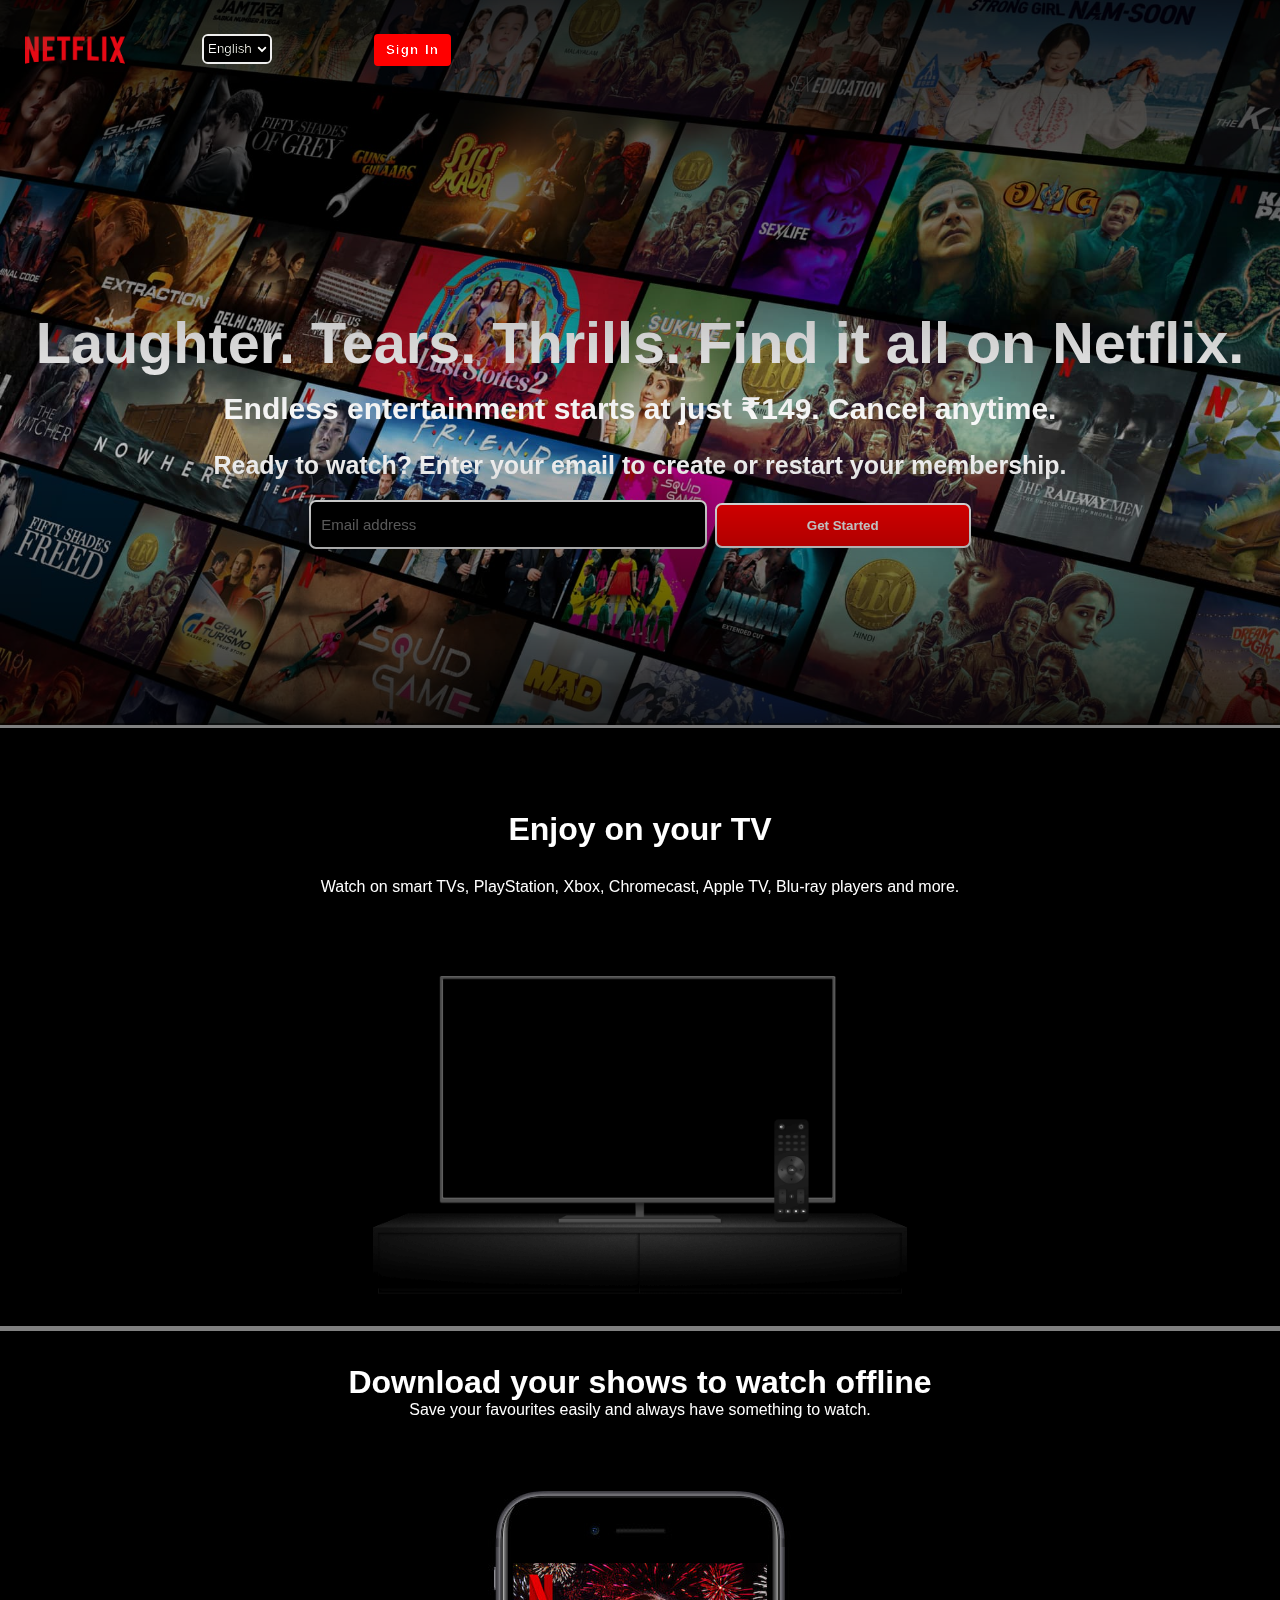
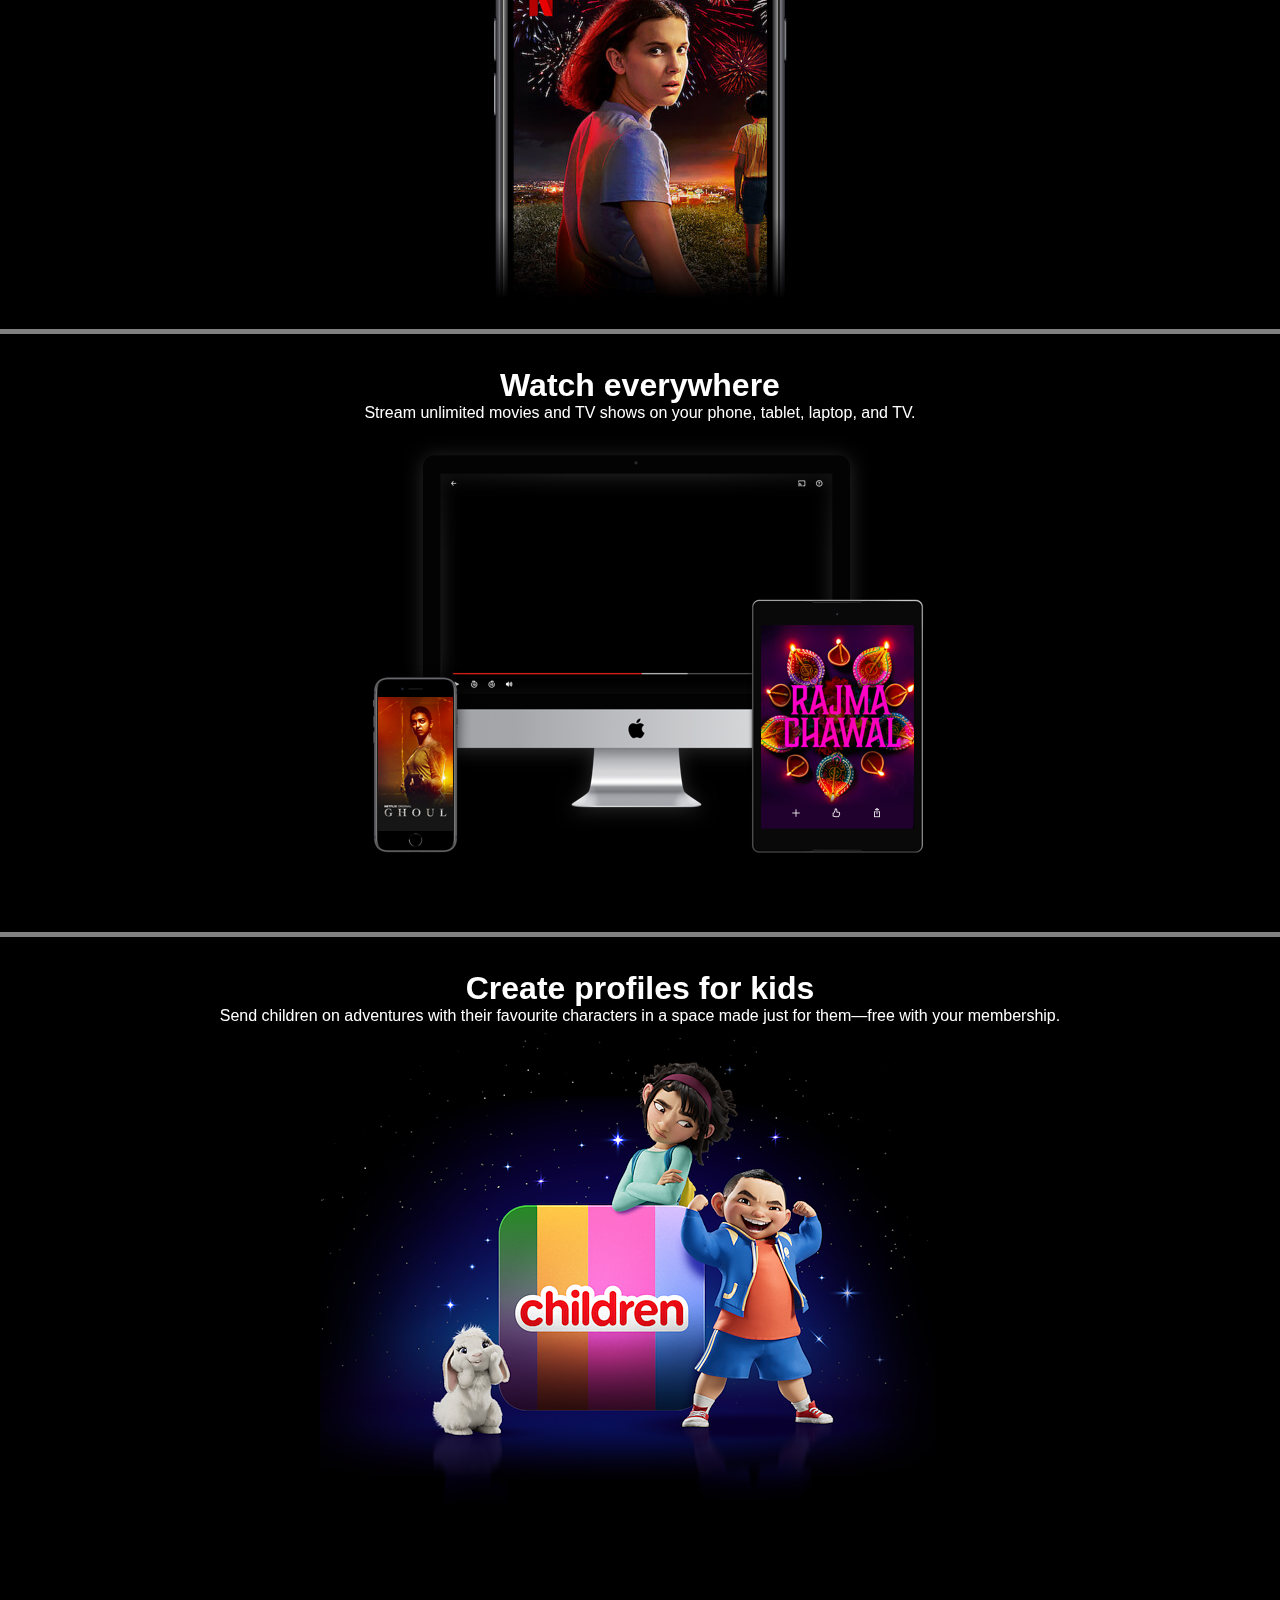
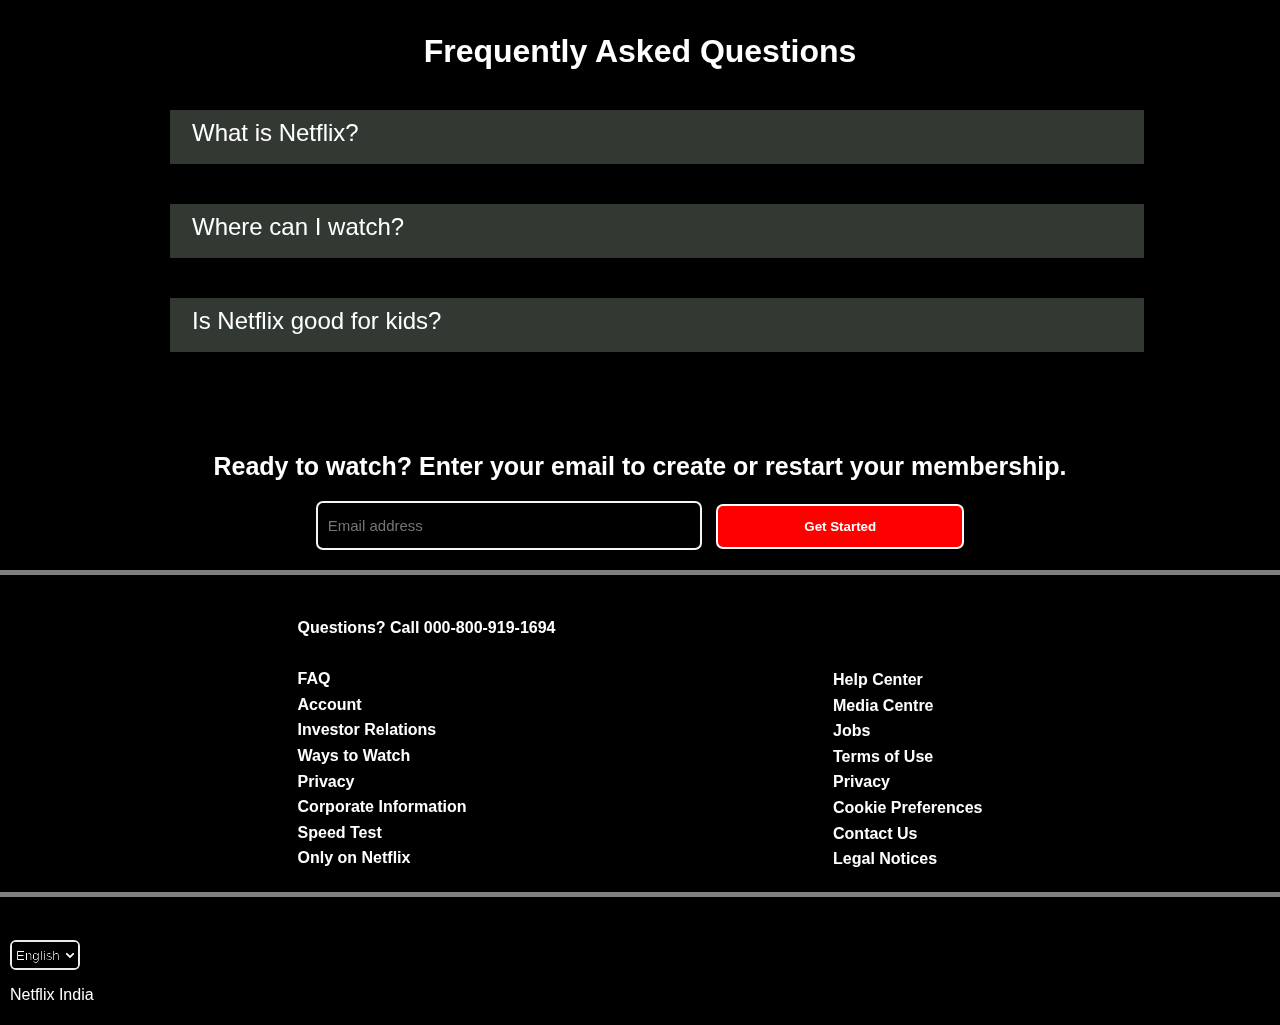
<file: index.html>
<!DOCTYPE html>
<html lang="en">
<head>
   <link rel="shortcut icon" href="logo.png" type="image/x-icon">
    <meta charset="UTF-8">
    <meta name="viewport" content="width=device-width, initial-scale=1.0">
    <title>Netflix India</title>
    <link rel="stylesheet" href="style.css">
</head>

<body>
    <div class="firstpage">
        <header>
            <div class="navbar">
                <div class="navicon">
                    <div class="iconimg"></div>
                </div>
                <div class="language">
                    <select name="choose" id="lang"><option value="english">English</option>
                    <option value="hindi">Hindi</option></select>
                </div>
                <button class="topsign">Sign In</button>
            </div>
        
        </header>
       <div class="box1">
        <div class="firsthead"><h1>
            Laughter. Tears. Thrills. Find it all on Netflix.</h1></div>
            <div class="secondhead"><p>Endless entertainment starts at just ₹149. Cancel anytime.</p></div>
      <div class="subhead"><p>Ready to watch? Enter your email to create or restart your membership.</p></div>
      <input class="mailinput" type="email" placeholder="Email address ">
      <button class="start">Get Started</button>
       </div>
    </div>

    <div class="box2 border">
        <h1  class="box2title">Enjoy on your TV</h1>
        <p class="b2sub">Watch on smart TVs, PlayStation, Xbox, Chromecast, Apple TV, Blu-ray players and more.</p>
        <img src="tv.png" alt="tvpic" style="height:400px">
    </div>

    <div class="box3 border">
        <h1  class="box3title">Download your shows to watch offline</h1>
        <p class="b3sub">Save your favourites easily and always have something to watch.</p>
        <img src="mobile-0819.jpg" alt="strangerpic">
    </div>

    <div class="box4 border">
        <h1  class="box4title">Watch everywhere</h1>
        <p class="b4sub">Stream unlimited movies and TV shows on your phone, tablet, laptop, and TV.</p>
        <img src="device-pile-in.png" alt="strangerpic">
    </div>
    <div class="box5 border">
        <h1  class="box5title">Create profiles for kids</h1>
        <p class="b5sub">Send children on adventures with their favourite characters in a space made just for them—free with your membership.</p>
        <img src="child.png" alt="strangerpic">
    </div>

    <div class="faqhead">

        <h1>Frequently Asked Questions</h1>
        <section>
            <input type="checkbox" id="q1">
            <h2><label for="q1">What is Netflix?</label></h2>
            <p>Netflix is a streaming service that offers a wide variety of award-winning TV shows, movies, anime, documentaries and more – on thousands of internet-connected devices.

                You can watch as much as you want, whenever you want, without a single ad – all for one low monthly price. There's always something new to discover, and new TV shows and movies are added every week!</p>
        </section>
    
        <!-- <section>
            <input type="checkbox" id="q2">
            <h2><label for="q2">How much does Netflix cost?</label></h2>
            <p>Watch Netflix on your smartphone, tablet, Smart TV, laptop, or streaming device, all for one fixed monthly fee. Plans range from ₹149 to ₹649 a month. No extra costs, no contracts.</p>
        </section> -->

        <section>
            <input type="checkbox" id="q3">
            <h2><label for="q3">Where can I watch?</label></h2>
            <p>Watch anywhere, anytime. Sign in with your Netflix account to watch instantly on the web at netflix.com from your personal computer or on any internet-connected device that offers the Netflix app, including smart TVs, smartphones, tablets, streaming media players and game consoles.

                You can also download your favourite shows with the iOS, Android, or Windows 10 app. Use downloads to watch while you're on the go and without an internet connection. Take Netflix with you anywhere.</p>
        </section>
    
        <section>
            <input type="checkbox" id="q4">
            <h2><label for="q4">Is Netflix good for kids?</label></h2>
            <p>The Netflix Kids experience is included in your membership to give parents control while kids enjoy family-friendly TV shows and films in their own space.

                Kids profiles come with PIN-protected parental controls that let you restrict the maturity rating of content kids can watch and block specific titles you don’t want kids to see.</p>
        </section>
       
    </div>
    <div class="smallfoot">
        <div class="subhead" style="color:white"><p>Ready to watch? Enter your email to create or restart your membership.</p></div>
            <input class="mailinput" type="email" placeholder="Email address ">
            <button class="start">Get Started</button>
    </div>
    
    <footer>
        
        <div class="items ">
            <p>Questions? Call 000-800-919-1694</p>
            <br>
            <ul>FAQ</ul>
            <ul>Account</ul>
            <ul>Investor Relations</ul>
            <ul>Ways to Watch</ul>
            <ul>Privacy</ul>
            <ul>Corporate Information</ul>
            <ul>Speed Test</ul>
            <ul>Only on Netflix</ul>
            
        </div>
        <div class="items2 "><ul>Help Center</ul>
            <ul>Media Centre</ul>
            <ul>Jobs</ul>
            <ul>Terms of Use</ul>
            <ul>Privacy</ul>
            <ul>Cookie Preferences</ul>
            <ul>Contact Us</ul>
            <ul>Legal Notices</ul></div>
        
    </footer>
    <div class="end">
        <div class="language">
            <select name="choose" id="lang"><option value="english">English</option>
            <option value="hindi">Hindi</option></select>
        </div>
        <p>Netflix India</p>
    </div>

   
    
</body>
</html>
</file>
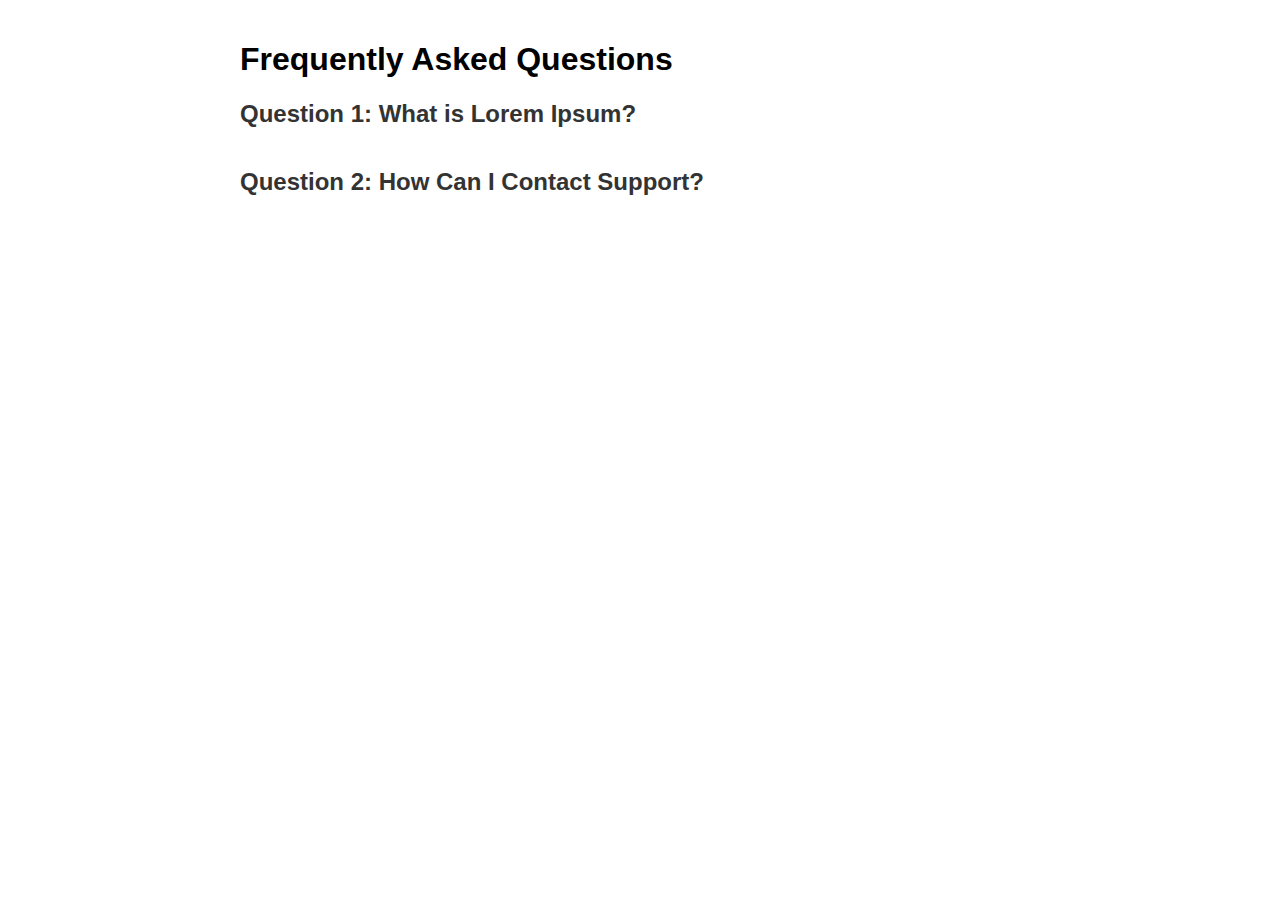
<file: faq.html>
<!DOCTYPE html>
<html lang="en">
<head>
    <meta charset="UTF-8">
    <meta name="viewport" content="width=device-width, initial-scale=1.0">
    <title>FAQ Page</title>
    <style>
        body {
            font-family: Arial, sans-serif;
            max-width: 800px;
            margin: auto;
            padding: 20px;
        }

        input {
            display: none;
        }

        h2 {
            color: #333;
            cursor: pointer;
        }

        p {
            line-height: 1.5;
            max-height: 0;
            overflow: hidden;
            transition: max-height 0.3s ease-in-out;
        }

        input:checked + h2 + p {
            max-height: 1000px; /* Adjust to a sufficiently large value */
        }
    </style>
</head>
<body>

    <h1>Frequently Asked Questions</h1>

    <section>
        <input type="checkbox" id="q1">
        <h2><label for="q1">Question 1: What is Lorem Ipsum?</label></h2>
        <p>Lorem Ipsum is simply dummy text of the printing and typesetting industry...</p>
    </section>

    <section>
        <input type="checkbox" id="q2">
        <h2><label for="q2">Question 2: How Can I Contact Support?</label></h2>
        <p>You can contact our support team by emailing support@example.com...</p>
    </section>

    <!-- Add more sections as needed -->

</body>
</html>
</file>
<file: style.css>
*{
    margin:0;
    padding:0;
}
body {
    margin: 0;
    /* overflow: hidden; */
    /* background-color: gray; */
   font-family:sans-serif,Arial, Helvetica, sans-serif,system-ui, -apple-system, BlinkMacSystemFont, 'Segoe UI', Roboto, Oxygen, Ubuntu, Cantarell, 'Open Sans', 'Helvetica Neue', sans-serif ;

  }
  .overlay {
    position: absolute;
    top: 0;
    left: 0;
    width: 100%;
    height: 100%;
    background-image: linear-gradient(to top, rgba(0, 0, 0, 0.8) 0, rgba(0, 0, 0, 0) 60%, rgba(0, 0, 0, 0.8) 100%);
    mix-blend-mode: multiply;
  }

#lang{
    width:70px;
    height:30px;
    margin-top: 2.1rem;
    border:2px solid whitesmoke;
    border-radius: 6px;
    color:white;
    background-color: black;
    mix-blend-mode: hard-light;
}
.navbar{
    display: flex;
    justify-content:space-between;
    position: relative;
    width: 100%;
}
.topsign{
    color:white;
    background-color: red;
    border:2px solid red;
    height:32px;
    width:77px;
    margin-top: 2.1rem;
    border-radius: 4px;
    font-weight: 700;
    letter-spacing: 1.1px;
    word-spacing: 1.1px;
    mix-blend-mode:hard-light;
    left:100%;
}
.topsign:hover{
    border:2px solid white;
}

header{
    width:451px;
    height:40px;
}
.box1{
    margin-top: 270px;
    color:white;
    text-align: center;
   font-family:sans-serif,Arial, Helvetica, sans-serif,system-ui, -apple-system, BlinkMacSystemFont, 'Segoe UI', Roboto, Oxygen, Ubuntu, Cantarell, 'Open Sans', 'Helvetica Neue', sans-serif ;


}
.firstpage{
    position: relative;
  
    height:725px;
    width:100%;
    background-image: url("first.jpg");
    background-size: cover;
    /* background-image: linear-gradient(to top, rgba(0, 0, 0, 0.8) 0, rgba(0, 0, 0, 0) 60%, rgba(0, 0, 0, 0.8) 100%); */
    mix-blend-mode: multiply;
   font-family:sans-serif,Arial, Helvetica, sans-serif,system-ui, -apple-system, BlinkMacSystemFont, 'Segoe UI', Roboto, Oxygen, Ubuntu, Cantarell, 'Open Sans', 'Helvetica Neue', sans-serif ;
 
}
.firstpage::before {
    content: "";
    position: absolute;
    top: 0;
    left: 0;
    width: 100%;
    height: 100%;
    background-image: linear-gradient(to bottom, rgba(0, 0, 0, 0.8) 0, rgba(0, 0, 0, 0) 60%, rgba(0, 0, 0, 0.8) 100%);
    mix-blend-mode: multiply;
  }
  .navicon{
    height:50px;
    width:100px;
}
.iconimg{
    background: url("netflix.png");
    background-size: cover;
    height:90px;
    width:100%;
    mix-blend-mode:exclusion;
    margin-left: 25px;
    order: -1;
}
.firsthead{
    font-size: 1.8rem;
    font-weight:900;
    margin-bottom: 10px;
}
.secondhead{
    margin-top: 15px;

    font-size: 30px;
    font-weight: 800;
}
.subhead{
    margin-top: 25px;
    font-size:25px;
    font-weight: 500;
    font-weight: 800;

}
.mailinput{
    margin-top: 20px;
    background-color: black;
    color:grey;
    height:45px;
    width:30%;
    border:2px solid whitesmoke;
    border-radius: 7px;
    font-size: 15px;
    padding-left: 10px;
}
.mailinput:hover ,.start:hover{
    color:white;
    border:3px solid white;
}
.start{
    margin-top: 20px;
    height: 45px;
    width:20%;
    background-color: red;
    color:white;
    font-weight: 600;
    border-radius: 7px;
    border:2px solid white;
    margin-left: 3px;

}
.border{
    margin-top: 5px;
    background-color: black;
    width:100%;
    height:600px;
    color:white;
    display:flex;
    flex-direction: column;
    align-items: center;
    justify-content: center;
    border-top: 5px solid gray;
   margin-top: -2px;
   padding:
    
}
.box2title{

    margin-top: 50px;
    text-align: center;
    font-weight: 600;
    
   
}
.b2sub{
    margin-top: 30px;
    font-weight: 500;
    }
.faqhead h1,section{
   
   width:100%
    margin: auto;
    padding: 20px;
    /* line-height: ; */
    color:white;
    background: black;
    font-weight:700;
}
.faqhead{
    height: 510px;
    background:black;
    display:flex;
    flex-direction: column;
    align-items: center;
    width:100%;
    justify-content: center;
    overflow-x: hidden;
    margin-top: 5px solid gray;
   

}
.faqhead input{
    display:none;
}
.faqhead h2{
    
    cursor:pointer;
    border:2px solid transparent;
    background-color:#414a43c4;
    line-height: 0.1;
    padding-left:10px;
    width:75%;
    border:border-box;
    text-align: center;
    margin-left: 150px;
    height:10px;
    padding:20px;
    text-align: left;
    font-weight: 400;
}
.faqhead h2:hover{
    background-color: #4e5d51c4;
}
.faqhead   p {
     
    line-height: 1.;
    max-height: 0;
    overflow: hidden;
    transition: max-height 0.3s ease-in-out;
    /* border:2px solid transparent; */
    background-color:#414a43;
    text-align: justify;
    width:78%;
    margin-left: 150px;
    font-weight: 300;
    letter-spacing: 1.3;
   

}
.faqhead input:checked + h2 + p {
    max-height: 1000px; /* Adjust to a sufficiently large value */
}
.smallfoot{
    margin-top: -40px;
    background-color: black;
    text-align: center;
    /* margin-bottom: 10px;; */
    /* border-top: 5px solid gray; */
    font-weight: 800;
    padding:20px;
    
}
.smallfoot button{
    margin-left: 10px;
}
footer{
    border-top: 5px solid gray;
    /* margin-top: 1px; */
    background: black;
    color:white;
    line-height: 1.6;
    font-weight: 600;
    padding:20px;
    padding-top: 40px;
    display: flex;
    justify-content: space-evenly;
}
.items2{
    padding-top: 52px;
}
.end{
    border-top: 5px solid gray;
    color:white;
    background:black;
    line-height: 2.5;
    padding:10px;
}
</file>
